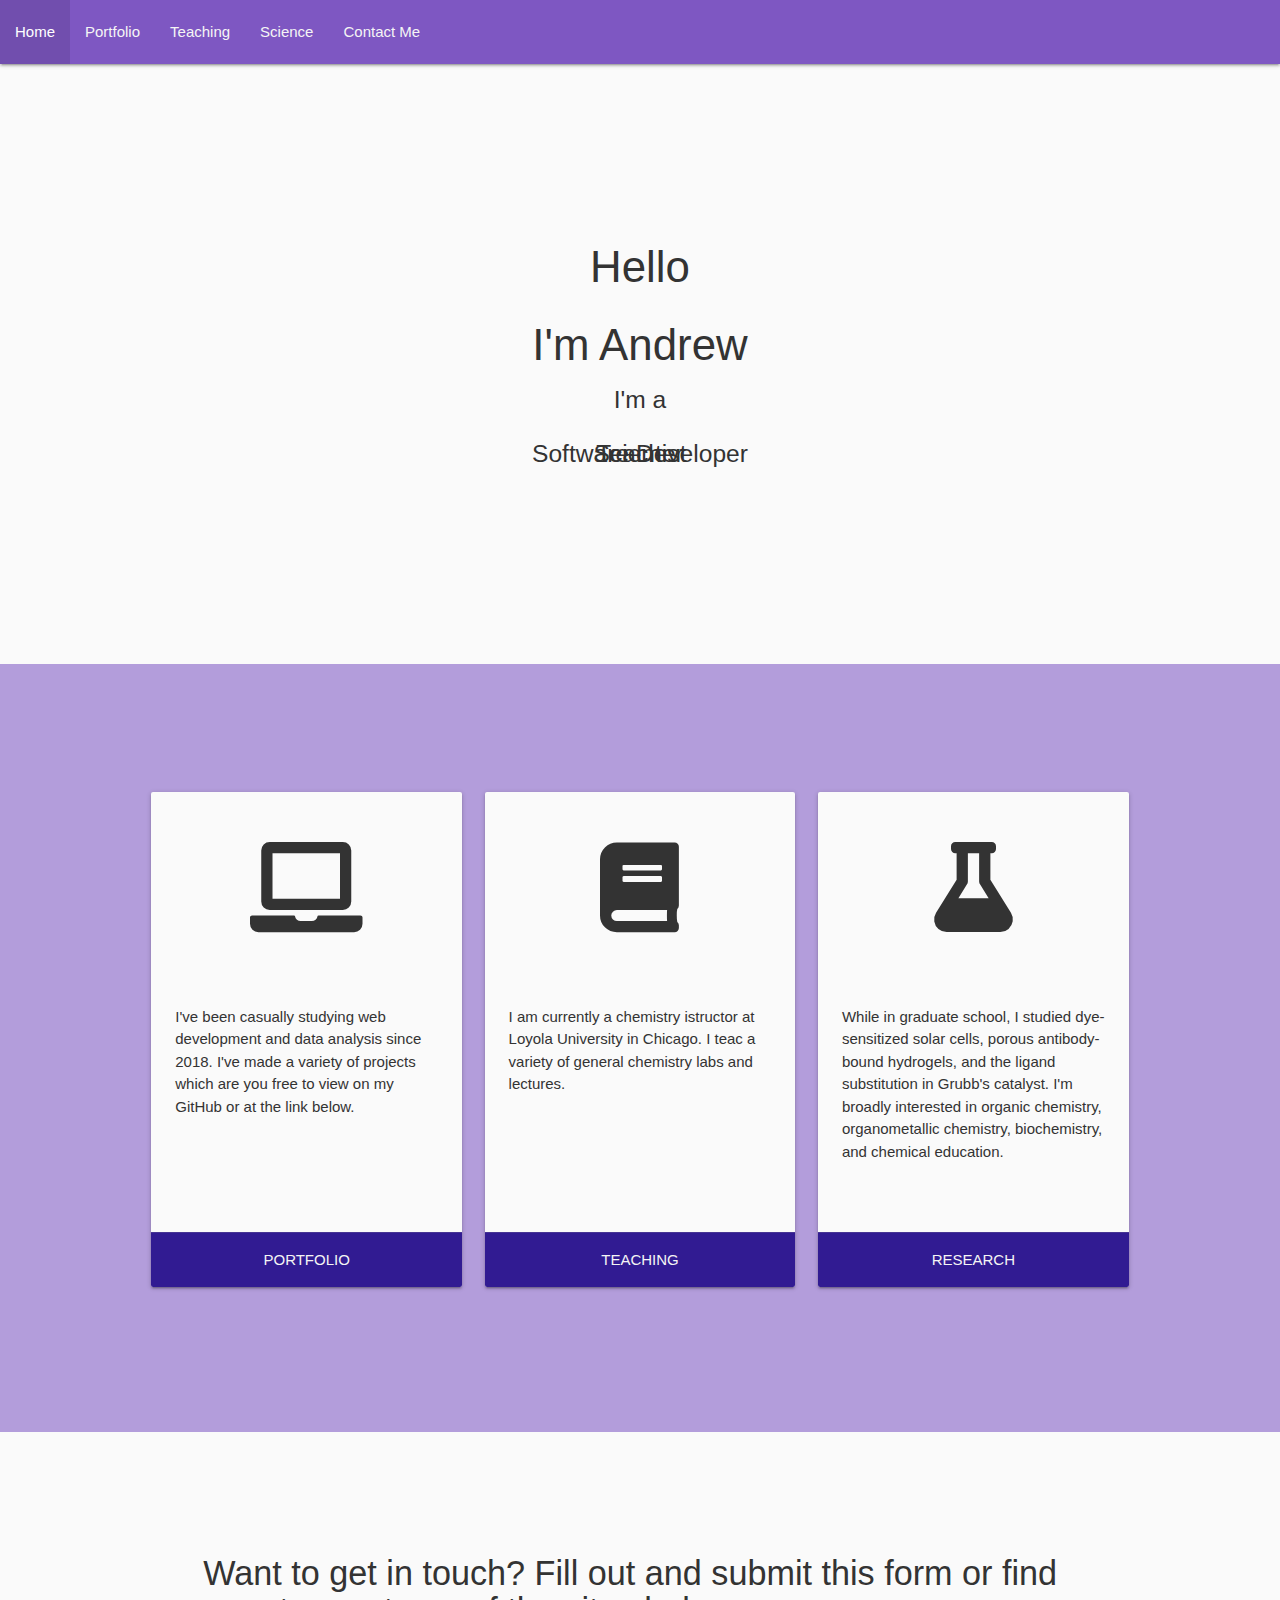
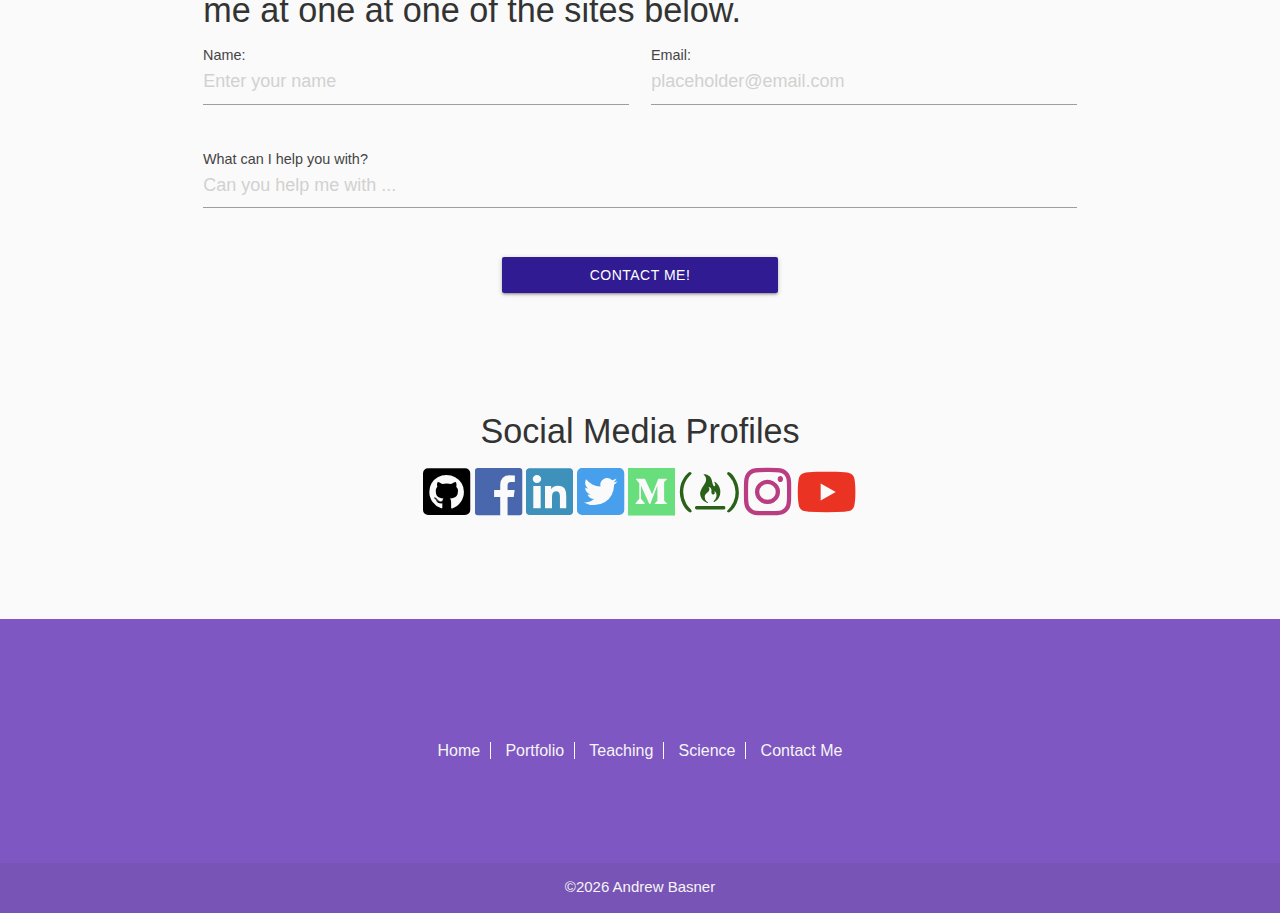
<file: index.html>
<!DOCTYPE HTML>
<html>

<head>
	<title>Digitial Home of Andrew Basner</title>
	<meta charset="utf-8" />
	<meta http-equiv="X-UA-Compatible" content="IE=edge">
	<meta name="viewport" content="width=device-width, initial-scale=1.0">
	<link rel="stylesheet" type="text/css" href="assets/css/fa.css" />
	<link rel="stylesheet" href="https://cdnjs.cloudflare.com/ajax/libs/materialize/1.0.0/css/materialize.min.css">
	<link href="https://fonts.googleapis.com/icon?family=Material+Icons" rel="stylesheet">
	<link rel="stylesheet" type="text/css" href="assets/css/main.css" />
	<script async src="https://pagead2.googlesyndication.com/pagead/js/adsbygoogle.js?client=ca-pub-1435931888311118"
     crossorigin="anonymous"></script>
</head>

<body>
	<!-- Navbar-->
	<nav >
		<div class="nav-wrapper deep-purple lighten-1">
			<a href="#" data-target="nav-mobile" class="sidenav-trigger right"><i class="material-icons">menu</i></a>
			<ul class="hide-on-med-and-down left">
				<li class="active"><a href="index.html">Home</a></li>
				<li><a class="grey-text text-lighten-4" href="portfolio.html">Portfolio</a></li>
				<li><a class="grey-text text-lighten-4" href="teaching.html">Teaching</a></li>
				<li><a class="grey-text text-lighten-4" href="science.html">Science</a></li>
				<li><a class="grey-text text-lighten-4" href="index.html#form-container">Contact Me</a></li>
			</ul>	
		</div>
	</nav>

	<!-- Sidenav on tablet and smaller -->
	<ul id="nav-mobile" class="sidenav deep-purple lighten-1 ">
		<li class="active"><a href="index.html" class="grey-text text-lighten-5">Home</a></li>
		<li><a class="grey-text text-lighten-4"  href="portfolio.html">Portfolio</a></li>
		<li><a class="grey-text text-lighten-4" href="teaching.html">Teaching</a></li>
		<li><a class="grey-text text-lighten-4" href="science.html">Science</a></li>
		<li><a class="grey-text text-lighten-4" href="index.html#form-container">Contact Me</a></li>
	</ul>

	<header>
		<div class="container">
			<h3 class="intro">Hello</h3>  
			<h3 class="intro">I'm Andrew</h3>
			<h5 class="iam">I'm a</h5>
			<h5 class="i-am-text1">Software Developer</h5>
			<h5 class="i-am-text2">Teacher</h5>
			<h5 class="i-am-text3">Scientist</h5>
		</div>
	</header> 

	<!-- Cards -->
	<div class="card-container deep-purple lighten-3 ">
		<div class="row card-row">
			<!-- card-one -->
			<div class="col s10 offset-s1 m8 offset-m2 l4">
				<div class="card hoverable">
					<div class="card-image center">
						<i class="fas fa-laptop"></i>
					</div>
					<div class="card-content">
						<p>I've been casually studying web development and data analysis since 2018. I've made a variety of projects which are you free to view on my GitHub or at the link below.</p>
					</div>
					<a class="grey-text text-lighten-4" href="portfolio.html">
						<div class="card-action deep-purple darken-4 center">
							PORTFOLIO
						</div>
					</a>
				</div>
			</div>
			<!-- card-two -->
			<div class="col s10 offset-s1 m8 offset-m2 l4">
				<div class="card hoverable">
					<div class="card-image center">
						<i class="fas fa-book"></i>
					</div>
					<div class="card-content">
						<p>I am currently a chemistry istructor at Loyola University in Chicago. I teac a variety of general chemistry labs and lectures.</p>
					</div>
					<a class="grey-text text-lighten-4" href="teaching.html">
						<div class="card-action deep-purple darken-4 center">
							TEACHING
						</div>
					</a>
				</div>
			</div>
			<!-- card-three -->
			<div class="col s10 offset-s1 m8 offset-m2 l4">
				<div class="card hoverable">
					<div class="card-image center">
						<i class="fas fa-flask"></i>
					</div>
					<div class="card-content">
						<p>While in graduate school, I studied dye-sensitized solar cells, porous antibody-bound hydrogels, and the ligand substitution in Grubb's catalyst. I'm broadly interested in organic chemistry, organometallic chemistry, biochemistry, and chemical education.</p>
					</div>
					<a class="grey-text text-lighten-4" href="science.html">
						<div class="card-action deep-purple darken-4 center">
							RESEARCH
						</div>
					</a>	
				</div>
			</div>
		</div>
	</div>

	<!-- Contact Me -->	
	<div id="form-container" class="container">
		<div class="row">	
			<form class="col s12" action="https://formspree.io/f/mbjwdgew" method="POST" target="_blank">
				<h4>Want to get in touch? Fill out and submit this form or find me at one at one of the sites below.</h4>
				<!-- name and email -->
				<div class="row"> 
					<!-- Name -->
					<div class="col s12 m6 input-field">
						<input id="name" placeholder="Enter your name" type="text" name="name" required >
						<label for="name">Name:</label>
					</div>
					<!-- Email -->
					<div class="col s12 m6 input-field">
						<input id="email" class="validate" placeholder="placeholder@email.com" type="email" name="replyto" required>
						<label for="email">Email:</label>
					</div>
				</div>	
					<!-- Info -->
				<div class="row">
					<div class="col s12 input-field">
						<textarea id="details" class="materialize-textarea" placeholder="Can you help me with ..." type="text" name="details" required></textarea>
						<label for="details">What can I help you with?</label>
					</div>
				</div>
				<!-- button -->
				<div class="row">
					<div class="col s4 offset-s4 ">
						<button id="submit" class="btn deep-purple darken-4" type="submit">Contact me!</button>
					</div>
				</div>
			</form>
		</div>
	</div>

	<div id="social-container" class="container center">
		<h4>Social Media Profiles</h4>
    <div id="fa-socials">
			<a href="https://github.com/adbasner" title="GitHub" target="_blank" ><i class="fab fa-github-square"></i></a>
  		<a href="https://www.facebook.com/adbasner" title="Facebook" target="_blank" ><i class="fab fa-facebook"></i></a>
  		<a href="https://www.linkedin.com/in/adbasner/" title="LinkedIn" target="_blank" ><i class="fab fa-linkedin"></i></a>
  		<a href="https://twitter.com/AndrewBasner" title="Twitter" target="_blank" ><i class="fab fa-twitter-square"></i></a>
  		<a href="https://medium.com/@andrewbasner" title="Medium Blog" target="_blank" ><i class="fab fa-medium"></i></a>
  		<a href="https://www.freecodecamp.org/adbasner" title="Free Code Camp" target="_blank" ><i class="fab fa-free-code-camp"></i></a>
  		<a href="https://www.instagram.com/andrewbasner/" title="Instagram" target="_blank" ><i class="fab fa-instagram"></i></a>
  		<a href="https://www.youtube.com/channel/UCh-x5PjpgcLiud7kebyZbXg/" title="Youtube" target="_blank" ><i class="fab fa-youtube"></i></a>
    </div>
	</div>

	<!-- Footer -->
	<footer id="footer" class="page-footer deep-purple lighten-1 center">
		<div id="footer-links" class="container">
			<a class="footer-link grey-text text-lighten-4" href="index.html">Home</a>
			<a class="footer-link grey-text text-lighten-4" href="portfolio.html">Portfolio</a>
			<a class="footer-link grey-text text-lighten-4" href="teaching.html">Teaching</a>
			<a class="footer-link grey-text text-lighten-4" href="science.html">Science</a>
			<a class="footer-link grey-text text-lighten-4" href="index.html#form-container">Contact Me</a>
		</div>
		
		<div class="footer-copyright">
			<div class="container center grey-text text-lighten-4">
					<span>&copy</span><span id="date"></span> Andrew Basner
			</div>
		</div>
	</footer>
	
	<!-- Scripts -->
	<script src="https://cdnjs.cloudflare.com/ajax/libs/materialize/1.0.0/js/materialize.min.js"></script>
	<script type="text/javascript" src="assets/js/main.js"></script>
</body>
</html>
</file>
<file: assets/css/main.css>
body {
  background: #fafafa;
  color: #333;
}
/*****************************

  Header Styles
  Includes animation for I am: 

******************************/

/* Main Styles */
header {
  padding-top: 150px;
  height: 400px;
  width: 100%;
  text-align: center;
  padding-bottom: 450px;
}

/* Style for animated text. Left, right, and width allow it to be centerd, z index keeps it from being hidden */
.i-am-text1,
.i-am-text2,
.i-am-text3{
  position: absolute;
  left: 0;
  right: 0;
  z-index: 2;
  margin: 20 auto;
  display: block;
  animation-duration: 12s;
  animation-timing-function: ease-in-out;
  animation-iteration-count: infinite;
}

/* Animation names */
.i-am-text1 {
  animation-name: anim-1;
}

.i-am-text2 {
  animation-name: anim-2;
}

.i-am-text3 {
  animation-name: anim-3;
}

/* Main animations */
@keyframes anim-1 {
  0% { 
    opacity: 0;
  }
  11%, 22% {
    opacity: 1;
  }
  33%, 100% {
    opacity: 0;
  }
}

@keyframes anim-2 {
  0%, 33% { 
    opacity: 0;
  }
  44%, 55% {
    opacity: 1;
  }
  66%, 100% {
    opacity: 0;
  }
}

@keyframes anim-3 {
  0%, 66% { 
    opacity: 0;
  }
  77%, 89% {
    opacity: 1;
  }
  100% {
    opacity: 0;
  }
}

/*****************************

Font Awesome:

******************************/

.fas {
  font-size: 90px;
  padding: 50px 0;
}

/*****************************

Cards

******************************/
.card {
  margin-bottom: 3em;
  background: #fafafa;
}

.card-container {
    padding: 100px 20px 80px 20px;
  }

  .card-row {
    max-width: 1000px;
  }
@media only screen and (min-width: 993px) {
  .card-content {
    min-height: 250px;
  }

  .card-container {
    padding: 120px 60px 80px 60px;
  }
}

/*****************************

Forms

******************************/

#form-container {
  margin: 100px auto;
}

/* input and label color style*/
input[type=text], input[type=email], textarea, label {
  color: #444 !important; 
  font-size: 18px !important;
}

/* input field focus */
input[type=text]:focus, input[type=email]:focus, textarea:focus {
  border-bottom: 1px solid #311b92 !important;
  box-shadow: 0 1px 0 0 #9575cd !important;
  color: #111 !important;
}

/* label focus color */
.input-field input[type=text]:focus+label, .input-field input[type=email]:focus + label, .input-field textarea:focus + label {
  color: #311b92 !important;
}

#submit {
  width: 100%;
}
/* To get rid of autofill background */
input:-webkit-autofill,
input:-webkit-autofill:hover, 
input:-webkit-autofill:focus,
textarea:-webkit-autofill,
textarea:-webkit-autofill:hover,
textarea:-webkit-autofill:focus,
select:-webkit-autofill,
select:-webkit-autofill:hover,
select:-webkit-autofill:focus {
  background-color: transparent !important;
  -webkit-box-shadow: 0 0 0 50px white inset !important;
  box-shadow: 0 0 0 50px white inset !important;
}

/*****************************

Social styling

 ****************************/

.contact h2 {
  margin-bottom: 20px;
}

.fab {
  font-size: 32px;
}

@media screen and (min-width: 375px) {
  .fab {
    font-size: 40px;
  }
}

@media screen and (min-width: 768px) {
  .fab {
    font-size: 54px;
  }
}

#social-container {
  padding-bottom: 100px;
}

.fa-github-square {
  color: #000;
}

.fa-facebook {
  color: #4867AD;
}

.fa-linkedin {
  color: #3D91BA;
}

.fa-twitter-square {
  color: #48A0EC;
}

.fa-medium {
  color: #68DE7D;
}

.fa-free-code-camp {
  color: #2A6118;
}

.fa-instagram {
  color: #B93D80;
}

.fa-youtube {
  color: #EB3324;
}

/*****************************

Footer Styles

******************************/

#footer-links {
  padding: 50px;
}

.footer-link {
  font-size: 16px;
  text-decoration: none;
  padding: 10px 10px;
  border-bottom: solid 1px white;
  display: block;
  width: 50%;
  margin: 0 auto;
}

.footer-link:nth-last-of-type(1) {
  border: none;
}

@media screen and (min-width: 769px) {
  #footer-links {
    padding: 100px;
  }

  .footer-link {
    display: inline;
    padding: 0 10px;
    border-right: solid 1px white;
    border-bottom: none;
  }

  .footer-link:nth-last-of-type(1) {
    border: none;
  }
}
</file>
<file: assets/css/fa.css>
/*!
 * Font Awesome Free 5.1.0 by @fontawesome - https://fontawesome.com
 * License - https://fontawesome.com/license (Icons: CC BY 4.0, Fonts: SIL OFL 1.1, Code: MIT License)
 */
.fa,.fab,.fal,.far,.fas{-moz-osx-font-smoothing:grayscale;-webkit-font-smoothing:antialiased;display:inline-block;font-style:normal;font-variant:normal;text-rendering:auto;line-height:1}.fa-lg{font-size:1.33333em;line-height:.75em;vertical-align:-.0667em}.fa-xs{font-size:.75em}.fa-sm{font-size:.875em}.fa-1x{font-size:1em}.fa-2x{font-size:2em}.fa-3x{font-size:3em}.fa-4x{font-size:4em}.fa-5x{font-size:5em}.fa-6x{font-size:6em}.fa-7x{font-size:7em}.fa-8x{font-size:8em}.fa-9x{font-size:9em}.fa-10x{font-size:10em}.fa-fw{text-align:center;width:1.25em}.fa-ul{list-style-type:none;margin-left:2.5em;padding-left:0}.fa-ul>li{position:relative}.fa-li{left:-2em;position:absolute;text-align:center;width:2em;line-height:inherit}.fa-border{border:.08em solid #eee;border-radius:.1em;padding:.2em .25em .15em}.fa-pull-left{float:left}.fa-pull-right{float:right}.fa.fa-pull-left,.fab.fa-pull-left,.fal.fa-pull-left,.far.fa-pull-left,.fas.fa-pull-left{margin-right:.3em}.fa.fa-pull-right,.fab.fa-pull-right,.fal.fa-pull-right,.far.fa-pull-right,.fas.fa-pull-right{margin-left:.3em}.fa-spin{animation:a 2s infinite linear}.fa-pulse{animation:a 1s infinite steps(8)}@keyframes a{0%{transform:rotate(0deg)}to{transform:rotate(1turn)}}.fa-rotate-90{-ms-filter:"progid:DXImageTransform.Microsoft.BasicImage(rotation=1)";transform:rotate(90deg)}.fa-rotate-180{-ms-filter:"progid:DXImageTransform.Microsoft.BasicImage(rotation=2)";transform:rotate(180deg)}.fa-rotate-270{-ms-filter:"progid:DXImageTransform.Microsoft.BasicImage(rotation=3)";transform:rotate(270deg)}.fa-flip-horizontal{-ms-filter:"progid:DXImageTransform.Microsoft.BasicImage(rotation=0, mirror=1)";transform:scaleX(-1)}.fa-flip-vertical{transform:scaleY(-1)}.fa-flip-horizontal.fa-flip-vertical,.fa-flip-vertical{-ms-filter:"progid:DXImageTransform.Microsoft.BasicImage(rotation=2, mirror=1)"}.fa-flip-horizontal.fa-flip-vertical{transform:scale(-1)}:root .fa-flip-horizontal,:root .fa-flip-vertical,:root .fa-rotate-90,:root .fa-rotate-180,:root .fa-rotate-270{-webkit-filter:none;filter:none}.fa-stack{display:inline-block;height:2em;line-height:2em;position:relative;vertical-align:middle;width:2em}.fa-stack-1x,.fa-stack-2x{left:0;position:absolute;text-align:center;width:100%}.fa-stack-1x{line-height:inherit}.fa-stack-2x{font-size:2em}.fa-inverse{color:#fff}.fa-500px:before{content:"\f26e"}.fa-accessible-icon:before{content:"\f368"}.fa-accusoft:before{content:"\f369"}.fa-address-book:before{content:"\f2b9"}.fa-address-card:before{content:"\f2bb"}.fa-adjust:before{content:"\f042"}.fa-adn:before{content:"\f170"}.fa-adversal:before{content:"\f36a"}.fa-affiliatetheme:before{content:"\f36b"}.fa-algolia:before{content:"\f36c"}.fa-align-center:before{content:"\f037"}.fa-align-justify:before{content:"\f039"}.fa-align-left:before{content:"\f036"}.fa-align-right:before{content:"\f038"}.fa-allergies:before{content:"\f461"}.fa-amazon:before{content:"\f270"}.fa-amazon-pay:before{content:"\f42c"}.fa-ambulance:before{content:"\f0f9"}.fa-american-sign-language-interpreting:before{content:"\f2a3"}.fa-amilia:before{content:"\f36d"}.fa-anchor:before{content:"\f13d"}.fa-android:before{content:"\f17b"}.fa-angellist:before{content:"\f209"}.fa-angle-double-down:before{content:"\f103"}.fa-angle-double-left:before{content:"\f100"}.fa-angle-double-right:before{content:"\f101"}.fa-angle-double-up:before{content:"\f102"}.fa-angle-down:before{content:"\f107"}.fa-angle-left:before{content:"\f104"}.fa-angle-right:before{content:"\f105"}.fa-angle-up:before{content:"\f106"}.fa-angry:before{content:"\f556"}.fa-angrycreative:before{content:"\f36e"}.fa-angular:before{content:"\f420"}.fa-app-store:before{content:"\f36f"}.fa-app-store-ios:before{content:"\f370"}.fa-apper:before{content:"\f371"}.fa-apple:before{content:"\f179"}.fa-apple-pay:before{content:"\f415"}.fa-archive:before{content:"\f187"}.fa-archway:before{content:"\f557"}.fa-arrow-alt-circle-down:before{content:"\f358"}.fa-arrow-alt-circle-left:before{content:"\f359"}.fa-arrow-alt-circle-right:before{content:"\f35a"}.fa-arrow-alt-circle-up:before{content:"\f35b"}.fa-arrow-circle-down:before{content:"\f0ab"}.fa-arrow-circle-left:before{content:"\f0a8"}.fa-arrow-circle-right:before{content:"\f0a9"}.fa-arrow-circle-up:before{content:"\f0aa"}.fa-arrow-down:before{content:"\f063"}.fa-arrow-left:before{content:"\f060"}.fa-arrow-right:before{content:"\f061"}.fa-arrow-up:before{content:"\f062"}.fa-arrows-alt:before{content:"\f0b2"}.fa-arrows-alt-h:before{content:"\f337"}.fa-arrows-alt-v:before{content:"\f338"}.fa-assistive-listening-systems:before{content:"\f2a2"}.fa-asterisk:before{content:"\f069"}.fa-asymmetrik:before{content:"\f372"}.fa-at:before{content:"\f1fa"}.fa-atlas:before{content:"\f558"}.fa-audible:before{content:"\f373"}.fa-audio-description:before{content:"\f29e"}.fa-autoprefixer:before{content:"\f41c"}.fa-avianex:before{content:"\f374"}.fa-aviato:before{content:"\f421"}.fa-award:before{content:"\f559"}.fa-aws:before{content:"\f375"}.fa-backspace:before{content:"\f55a"}.fa-backward:before{content:"\f04a"}.fa-balance-scale:before{content:"\f24e"}.fa-ban:before{content:"\f05e"}.fa-band-aid:before{content:"\f462"}.fa-bandcamp:before{content:"\f2d5"}.fa-barcode:before{content:"\f02a"}.fa-bars:before{content:"\f0c9"}.fa-baseball-ball:before{content:"\f433"}.fa-basketball-ball:before{content:"\f434"}.fa-bath:before{content:"\f2cd"}.fa-battery-empty:before{content:"\f244"}.fa-battery-full:before{content:"\f240"}.fa-battery-half:before{content:"\f242"}.fa-battery-quarter:before{content:"\f243"}.fa-battery-three-quarters:before{content:"\f241"}.fa-bed:before{content:"\f236"}.fa-beer:before{content:"\f0fc"}.fa-behance:before{content:"\f1b4"}.fa-behance-square:before{content:"\f1b5"}.fa-bell:before{content:"\f0f3"}.fa-bell-slash:before{content:"\f1f6"}.fa-bezier-curve:before{content:"\f55b"}.fa-bicycle:before{content:"\f206"}.fa-bimobject:before{content:"\f378"}.fa-binoculars:before{content:"\f1e5"}.fa-birthday-cake:before{content:"\f1fd"}.fa-bitbucket:before{content:"\f171"}.fa-bitcoin:before{content:"\f379"}.fa-bity:before{content:"\f37a"}.fa-black-tie:before{content:"\f27e"}.fa-blackberry:before{content:"\f37b"}.fa-blender:before{content:"\f517"}.fa-blind:before{content:"\f29d"}.fa-blogger:before{content:"\f37c"}.fa-blogger-b:before{content:"\f37d"}.fa-bluetooth:before{content:"\f293"}.fa-bluetooth-b:before{content:"\f294"}.fa-bold:before{content:"\f032"}.fa-bolt:before{content:"\f0e7"}.fa-bomb:before{content:"\f1e2"}.fa-bong:before{content:"\f55c"}.fa-book:before{content:"\f02d"}.fa-book-open:before{content:"\f518"}.fa-bookmark:before{content:"\f02e"}.fa-bowling-ball:before{content:"\f436"}.fa-box:before{content:"\f466"}.fa-box-open:before{content:"\f49e"}.fa-boxes:before{content:"\f468"}.fa-braille:before{content:"\f2a1"}.fa-briefcase:before{content:"\f0b1"}.fa-briefcase-medical:before{content:"\f469"}.fa-broadcast-tower:before{content:"\f519"}.fa-broom:before{content:"\f51a"}.fa-brush:before{content:"\f55d"}.fa-btc:before{content:"\f15a"}.fa-bug:before{content:"\f188"}.fa-building:before{content:"\f1ad"}.fa-bullhorn:before{content:"\f0a1"}.fa-bullseye:before{content:"\f140"}.fa-burn:before{content:"\f46a"}.fa-buromobelexperte:before{content:"\f37f"}.fa-bus:before{content:"\f207"}.fa-bus-alt:before{content:"\f55e"}.fa-buysellads:before{content:"\f20d"}.fa-calculator:before{content:"\f1ec"}.fa-calendar:before{content:"\f133"}.fa-calendar-alt:before{content:"\f073"}.fa-calendar-check:before{content:"\f274"}.fa-calendar-minus:before{content:"\f272"}.fa-calendar-plus:before{content:"\f271"}.fa-calendar-times:before{content:"\f273"}.fa-camera:before{content:"\f030"}.fa-camera-retro:before{content:"\f083"}.fa-cannabis:before{content:"\f55f"}.fa-capsules:before{content:"\f46b"}.fa-car:before{content:"\f1b9"}.fa-caret-down:before{content:"\f0d7"}.fa-caret-left:before{content:"\f0d9"}.fa-caret-right:before{content:"\f0da"}.fa-caret-square-down:before{content:"\f150"}.fa-caret-square-left:before{content:"\f191"}.fa-caret-square-right:before{content:"\f152"}.fa-caret-square-up:before{content:"\f151"}.fa-caret-up:before{content:"\f0d8"}.fa-cart-arrow-down:before{content:"\f218"}.fa-cart-plus:before{content:"\f217"}.fa-cc-amazon-pay:before{content:"\f42d"}.fa-cc-amex:before{content:"\f1f3"}.fa-cc-apple-pay:before{content:"\f416"}.fa-cc-diners-club:before{content:"\f24c"}.fa-cc-discover:before{content:"\f1f2"}.fa-cc-jcb:before{content:"\f24b"}.fa-cc-mastercard:before{content:"\f1f1"}.fa-cc-paypal:before{content:"\f1f4"}.fa-cc-stripe:before{content:"\f1f5"}.fa-cc-visa:before{content:"\f1f0"}.fa-centercode:before{content:"\f380"}.fa-certificate:before{content:"\f0a3"}.fa-chalkboard:before{content:"\f51b"}.fa-chalkboard-teacher:before{content:"\f51c"}.fa-chart-area:before{content:"\f1fe"}.fa-chart-bar:before{content:"\f080"}.fa-chart-line:before{content:"\f201"}.fa-chart-pie:before{content:"\f200"}.fa-check:before{content:"\f00c"}.fa-check-circle:before{content:"\f058"}.fa-check-double:before{content:"\f560"}.fa-check-square:before{content:"\f14a"}.fa-chess:before{content:"\f439"}.fa-chess-bishop:before{content:"\f43a"}.fa-chess-board:before{content:"\f43c"}.fa-chess-king:before{content:"\f43f"}.fa-chess-knight:before{content:"\f441"}.fa-chess-pawn:before{content:"\f443"}.fa-chess-queen:before{content:"\f445"}.fa-chess-rook:before{content:"\f447"}.fa-chevron-circle-down:before{content:"\f13a"}.fa-chevron-circle-left:before{content:"\f137"}.fa-chevron-circle-right:before{content:"\f138"}.fa-chevron-circle-up:before{content:"\f139"}.fa-chevron-down:before{content:"\f078"}.fa-chevron-left:before{content:"\f053"}.fa-chevron-right:before{content:"\f054"}.fa-chevron-up:before{content:"\f077"}.fa-child:before{content:"\f1ae"}.fa-chrome:before{content:"\f268"}.fa-church:before{content:"\f51d"}.fa-circle:before{content:"\f111"}.fa-circle-notch:before{content:"\f1ce"}.fa-clipboard:before{content:"\f328"}.fa-clipboard-check:before{content:"\f46c"}.fa-clipboard-list:before{content:"\f46d"}.fa-clock:before{content:"\f017"}.fa-clone:before{content:"\f24d"}.fa-closed-captioning:before{content:"\f20a"}.fa-cloud:before{content:"\f0c2"}.fa-cloud-download-alt:before{content:"\f381"}.fa-cloud-upload-alt:before{content:"\f382"}.fa-cloudscale:before{content:"\f383"}.fa-cloudsmith:before{content:"\f384"}.fa-cloudversify:before{content:"\f385"}.fa-cocktail:before{content:"\f561"}.fa-code:before{content:"\f121"}.fa-code-branch:before{content:"\f126"}.fa-codepen:before{content:"\f1cb"}.fa-codiepie:before{content:"\f284"}.fa-coffee:before{content:"\f0f4"}.fa-cog:before{content:"\f013"}.fa-cogs:before{content:"\f085"}.fa-coins:before{content:"\f51e"}.fa-columns:before{content:"\f0db"}.fa-comment:before{content:"\f075"}.fa-comment-alt:before{content:"\f27a"}.fa-comment-dots:before{content:"\f4ad"}.fa-comment-slash:before{content:"\f4b3"}.fa-comments:before{content:"\f086"}.fa-compact-disc:before{content:"\f51f"}.fa-compass:before{content:"\f14e"}.fa-compress:before{content:"\f066"}.fa-concierge-bell:before{content:"\f562"}.fa-connectdevelop:before{content:"\f20e"}.fa-contao:before{content:"\f26d"}.fa-cookie:before{content:"\f563"}.fa-cookie-bite:before{content:"\f564"}.fa-copy:before{content:"\f0c5"}.fa-copyright:before{content:"\f1f9"}.fa-couch:before{content:"\f4b8"}.fa-cpanel:before{content:"\f388"}.fa-creative-commons:before{content:"\f25e"}.fa-creative-commons-by:before{content:"\f4e7"}.fa-creative-commons-nc:before{content:"\f4e8"}.fa-creative-commons-nc-eu:before{content:"\f4e9"}.fa-creative-commons-nc-jp:before{content:"\f4ea"}.fa-creative-commons-nd:before{content:"\f4eb"}.fa-creative-commons-pd:before{content:"\f4ec"}.fa-creative-commons-pd-alt:before{content:"\f4ed"}.fa-creative-commons-remix:before{content:"\f4ee"}.fa-creative-commons-sa:before{content:"\f4ef"}.fa-creative-commons-sampling:before{content:"\f4f0"}.fa-creative-commons-sampling-plus:before{content:"\f4f1"}.fa-creative-commons-share:before{content:"\f4f2"}.fa-credit-card:before{content:"\f09d"}.fa-crop:before{content:"\f125"}.fa-crop-alt:before{content:"\f565"}.fa-crosshairs:before{content:"\f05b"}.fa-crow:before{content:"\f520"}.fa-crown:before{content:"\f521"}.fa-css3:before{content:"\f13c"}.fa-css3-alt:before{content:"\f38b"}.fa-cube:before{content:"\f1b2"}.fa-cubes:before{content:"\f1b3"}.fa-cut:before{content:"\f0c4"}.fa-cuttlefish:before{content:"\f38c"}.fa-d-and-d:before{content:"\f38d"}.fa-dashcube:before{content:"\f210"}.fa-database:before{content:"\f1c0"}.fa-deaf:before{content:"\f2a4"}.fa-delicious:before{content:"\f1a5"}.fa-deploydog:before{content:"\f38e"}.fa-deskpro:before{content:"\f38f"}.fa-desktop:before{content:"\f108"}.fa-deviantart:before{content:"\f1bd"}.fa-diagnoses:before{content:"\f470"}.fa-dice:before{content:"\f522"}.fa-dice-five:before{content:"\f523"}.fa-dice-four:before{content:"\f524"}.fa-dice-one:before{content:"\f525"}.fa-dice-six:before{content:"\f526"}.fa-dice-three:before{content:"\f527"}.fa-dice-two:before{content:"\f528"}.fa-digg:before{content:"\f1a6"}.fa-digital-ocean:before{content:"\f391"}.fa-digital-tachograph:before{content:"\f566"}.fa-discord:before{content:"\f392"}.fa-discourse:before{content:"\f393"}.fa-divide:before{content:"\f529"}.fa-dizzy:before{content:"\f567"}.fa-dna:before{content:"\f471"}.fa-dochub:before{content:"\f394"}.fa-docker:before{content:"\f395"}.fa-dollar-sign:before{content:"\f155"}.fa-dolly:before{content:"\f472"}.fa-dolly-flatbed:before{content:"\f474"}.fa-donate:before{content:"\f4b9"}.fa-door-closed:before{content:"\f52a"}.fa-door-open:before{content:"\f52b"}.fa-dot-circle:before{content:"\f192"}.fa-dove:before{content:"\f4ba"}.fa-download:before{content:"\f019"}.fa-draft2digital:before{content:"\f396"}.fa-drafting-compass:before{content:"\f568"}.fa-dribbble:before{content:"\f17d"}.fa-dribbble-square:before{content:"\f397"}.fa-dropbox:before{content:"\f16b"}.fa-drum:before{content:"\f569"}.fa-drum-steelpan:before{content:"\f56a"}.fa-drupal:before{content:"\f1a9"}.fa-dumbbell:before{content:"\f44b"}.fa-dyalog:before{content:"\f399"}.fa-earlybirds:before{content:"\f39a"}.fa-ebay:before{content:"\f4f4"}.fa-edge:before{content:"\f282"}.fa-edit:before{content:"\f044"}.fa-eject:before{content:"\f052"}.fa-elementor:before{content:"\f430"}.fa-ellipsis-h:before{content:"\f141"}.fa-ellipsis-v:before{content:"\f142"}.fa-ember:before{content:"\f423"}.fa-empire:before{content:"\f1d1"}.fa-envelope:before{content:"\f0e0"}.fa-envelope-open:before{content:"\f2b6"}.fa-envelope-square:before{content:"\f199"}.fa-envira:before{content:"\f299"}.fa-equals:before{content:"\f52c"}.fa-eraser:before{content:"\f12d"}.fa-erlang:before{content:"\f39d"}.fa-ethereum:before{content:"\f42e"}.fa-etsy:before{content:"\f2d7"}.fa-euro-sign:before{content:"\f153"}.fa-exchange-alt:before{content:"\f362"}.fa-exclamation:before{content:"\f12a"}.fa-exclamation-circle:before{content:"\f06a"}.fa-exclamation-triangle:before{content:"\f071"}.fa-expand:before{content:"\f065"}.fa-expand-arrows-alt:before{content:"\f31e"}.fa-expeditedssl:before{content:"\f23e"}.fa-external-link-alt:before{content:"\f35d"}.fa-external-link-square-alt:before{content:"\f360"}.fa-eye:before{content:"\f06e"}.fa-eye-dropper:before{content:"\f1fb"}.fa-eye-slash:before{content:"\f070"}.fa-facebook:before{content:"\f09a"}.fa-facebook-f:before{content:"\f39e"}.fa-facebook-messenger:before{content:"\f39f"}.fa-facebook-square:before{content:"\f082"}.fa-fast-backward:before{content:"\f049"}.fa-fast-forward:before{content:"\f050"}.fa-fax:before{content:"\f1ac"}.fa-feather:before{content:"\f52d"}.fa-feather-alt:before{content:"\f56b"}.fa-female:before{content:"\f182"}.fa-fighter-jet:before{content:"\f0fb"}.fa-file:before{content:"\f15b"}.fa-file-alt:before{content:"\f15c"}.fa-file-archive:before{content:"\f1c6"}.fa-file-audio:before{content:"\f1c7"}.fa-file-code:before{content:"\f1c9"}.fa-file-contract:before{content:"\f56c"}.fa-file-download:before{content:"\f56d"}.fa-file-excel:before{content:"\f1c3"}.fa-file-export:before{content:"\f56e"}.fa-file-image:before{content:"\f1c5"}.fa-file-import:before{content:"\f56f"}.fa-file-invoice:before{content:"\f570"}.fa-file-invoice-dollar:before{content:"\f571"}.fa-file-medical:before{content:"\f477"}.fa-file-medical-alt:before{content:"\f478"}.fa-file-pdf:before{content:"\f1c1"}.fa-file-powerpoint:before{content:"\f1c4"}.fa-file-prescription:before{content:"\f572"}.fa-file-signature:before{content:"\f573"}.fa-file-upload:before{content:"\f574"}.fa-file-video:before{content:"\f1c8"}.fa-file-word:before{content:"\f1c2"}.fa-fill:before{content:"\f575"}.fa-fill-drip:before{content:"\f576"}.fa-film:before{content:"\f008"}.fa-filter:before{content:"\f0b0"}.fa-fingerprint:before{content:"\f577"}.fa-fire:before{content:"\f06d"}.fa-fire-extinguisher:before{content:"\f134"}.fa-firefox:before{content:"\f269"}.fa-first-aid:before{content:"\f479"}.fa-first-order:before{content:"\f2b0"}.fa-first-order-alt:before{content:"\f50a"}.fa-firstdraft:before{content:"\f3a1"}.fa-fish:before{content:"\f578"}.fa-flag:before{content:"\f024"}.fa-flag-checkered:before{content:"\f11e"}.fa-flask:before{content:"\f0c3"}.fa-flickr:before{content:"\f16e"}.fa-flipboard:before{content:"\f44d"}.fa-flushed:before{content:"\f579"}.fa-fly:before{content:"\f417"}.fa-folder:before{content:"\f07b"}.fa-folder-open:before{content:"\f07c"}.fa-font:before{content:"\f031"}.fa-font-awesome:before{content:"\f2b4"}.fa-font-awesome-alt:before{content:"\f35c"}.fa-font-awesome-flag:before{content:"\f425"}.fa-font-awesome-logo-full:before{content:"\f4e6"}.fa-fonticons:before{content:"\f280"}.fa-fonticons-fi:before{content:"\f3a2"}.fa-football-ball:before{content:"\f44e"}.fa-fort-awesome:before{content:"\f286"}.fa-fort-awesome-alt:before{content:"\f3a3"}.fa-forumbee:before{content:"\f211"}.fa-forward:before{content:"\f04e"}.fa-foursquare:before{content:"\f180"}.fa-free-code-camp:before{content:"\f2c5"}.fa-freebsd:before{content:"\f3a4"}.fa-frog:before{content:"\f52e"}.fa-frown:before{content:"\f119"}.fa-frown-open:before{content:"\f57a"}.fa-fulcrum:before{content:"\f50b"}.fa-futbol:before{content:"\f1e3"}.fa-galactic-republic:before{content:"\f50c"}.fa-galactic-senate:before{content:"\f50d"}.fa-gamepad:before{content:"\f11b"}.fa-gas-pump:before{content:"\f52f"}.fa-gavel:before{content:"\f0e3"}.fa-gem:before{content:"\f3a5"}.fa-genderless:before{content:"\f22d"}.fa-get-pocket:before{content:"\f265"}.fa-gg:before{content:"\f260"}.fa-gg-circle:before{content:"\f261"}.fa-gift:before{content:"\f06b"}.fa-git:before{content:"\f1d3"}.fa-git-square:before{content:"\f1d2"}.fa-github:before{content:"\f09b"}.fa-github-alt:before{content:"\f113"}.fa-github-square:before{content:"\f092"}.fa-gitkraken:before{content:"\f3a6"}.fa-gitlab:before{content:"\f296"}.fa-gitter:before{content:"\f426"}.fa-glass-martini:before{content:"\f000"}.fa-glass-martini-alt:before{content:"\f57b"}.fa-glasses:before{content:"\f530"}.fa-glide:before{content:"\f2a5"}.fa-glide-g:before{content:"\f2a6"}.fa-globe:before{content:"\f0ac"}.fa-globe-africa:before{content:"\f57c"}.fa-globe-americas:before{content:"\f57d"}.fa-globe-asia:before{content:"\f57e"}.fa-gofore:before{content:"\f3a7"}.fa-golf-ball:before{content:"\f450"}.fa-goodreads:before{content:"\f3a8"}.fa-goodreads-g:before{content:"\f3a9"}.fa-google:before{content:"\f1a0"}.fa-google-drive:before{content:"\f3aa"}.fa-google-play:before{content:"\f3ab"}.fa-google-plus:before{content:"\f2b3"}.fa-google-plus-g:before{content:"\f0d5"}.fa-google-plus-square:before{content:"\f0d4"}.fa-google-wallet:before{content:"\f1ee"}.fa-graduation-cap:before{content:"\f19d"}.fa-gratipay:before{content:"\f184"}.fa-grav:before{content:"\f2d6"}.fa-greater-than:before{content:"\f531"}.fa-greater-than-equal:before{content:"\f532"}.fa-grimace:before{content:"\f57f"}.fa-grin:before{content:"\f580"}.fa-grin-alt:before{content:"\f581"}.fa-grin-beam:before{content:"\f582"}.fa-grin-beam-sweat:before{content:"\f583"}.fa-grin-hearts:before{content:"\f584"}.fa-grin-squint:before{content:"\f585"}.fa-grin-squint-tears:before{content:"\f586"}.fa-grin-stars:before{content:"\f587"}.fa-grin-tears:before{content:"\f588"}.fa-grin-tongue:before{content:"\f589"}.fa-grin-tongue-squint:before{content:"\f58a"}.fa-grin-tongue-wink:before{content:"\f58b"}.fa-grin-wink:before{content:"\f58c"}.fa-grip-horizontal:before{content:"\f58d"}.fa-grip-vertical:before{content:"\f58e"}.fa-gripfire:before{content:"\f3ac"}.fa-grunt:before{content:"\f3ad"}.fa-gulp:before{content:"\f3ae"}.fa-h-square:before{content:"\f0fd"}.fa-hacker-news:before{content:"\f1d4"}.fa-hacker-news-square:before{content:"\f3af"}.fa-hand-holding:before{content:"\f4bd"}.fa-hand-holding-heart:before{content:"\f4be"}.fa-hand-holding-usd:before{content:"\f4c0"}.fa-hand-lizard:before{content:"\f258"}.fa-hand-paper:before{content:"\f256"}.fa-hand-peace:before{content:"\f25b"}.fa-hand-point-down:before{content:"\f0a7"}.fa-hand-point-left:before{content:"\f0a5"}.fa-hand-point-right:before{content:"\f0a4"}.fa-hand-point-up:before{content:"\f0a6"}.fa-hand-pointer:before{content:"\f25a"}.fa-hand-rock:before{content:"\f255"}.fa-hand-scissors:before{content:"\f257"}.fa-hand-spock:before{content:"\f259"}.fa-hands:before{content:"\f4c2"}.fa-hands-helping:before{content:"\f4c4"}.fa-handshake:before{content:"\f2b5"}.fa-hashtag:before{content:"\f292"}.fa-hdd:before{content:"\f0a0"}.fa-heading:before{content:"\f1dc"}.fa-headphones:before{content:"\f025"}.fa-headphones-alt:before{content:"\f58f"}.fa-headset:before{content:"\f590"}.fa-heart:before{content:"\f004"}.fa-heartbeat:before{content:"\f21e"}.fa-helicopter:before{content:"\f533"}.fa-highlighter:before{content:"\f591"}.fa-hips:before{content:"\f452"}.fa-hire-a-helper:before{content:"\f3b0"}.fa-history:before{content:"\f1da"}.fa-hockey-puck:before{content:"\f453"}.fa-home:before{content:"\f015"}.fa-hooli:before{content:"\f427"}.fa-hornbill:before{content:"\f592"}.fa-hospital:before{content:"\f0f8"}.fa-hospital-alt:before{content:"\f47d"}.fa-hospital-symbol:before{content:"\f47e"}.fa-hot-tub:before{content:"\f593"}.fa-hotel:before{content:"\f594"}.fa-hotjar:before{content:"\f3b1"}.fa-hourglass:before{content:"\f254"}.fa-hourglass-end:before{content:"\f253"}.fa-hourglass-half:before{content:"\f252"}.fa-hourglass-start:before{content:"\f251"}.fa-houzz:before{content:"\f27c"}.fa-html5:before{content:"\f13b"}.fa-hubspot:before{content:"\f3b2"}.fa-i-cursor:before{content:"\f246"}.fa-id-badge:before{content:"\f2c1"}.fa-id-card:before{content:"\f2c2"}.fa-id-card-alt:before{content:"\f47f"}.fa-image:before{content:"\f03e"}.fa-images:before{content:"\f302"}.fa-imdb:before{content:"\f2d8"}.fa-inbox:before{content:"\f01c"}.fa-indent:before{content:"\f03c"}.fa-industry:before{content:"\f275"}.fa-infinity:before{content:"\f534"}.fa-info:before{content:"\f129"}.fa-info-circle:before{content:"\f05a"}.fa-instagram:before{content:"\f16d"}.fa-internet-explorer:before{content:"\f26b"}.fa-ioxhost:before{content:"\f208"}.fa-italic:before{content:"\f033"}.fa-itunes:before{content:"\f3b4"}.fa-itunes-note:before{content:"\f3b5"}.fa-java:before{content:"\f4e4"}.fa-jedi-order:before{content:"\f50e"}.fa-jenkins:before{content:"\f3b6"}.fa-joget:before{content:"\f3b7"}.fa-joint:before{content:"\f595"}.fa-joomla:before{content:"\f1aa"}.fa-js:before{content:"\f3b8"}.fa-js-square:before{content:"\f3b9"}.fa-jsfiddle:before{content:"\f1cc"}.fa-key:before{content:"\f084"}.fa-keybase:before{content:"\f4f5"}.fa-keyboard:before{content:"\f11c"}.fa-keycdn:before{content:"\f3ba"}.fa-kickstarter:before{content:"\f3bb"}.fa-kickstarter-k:before{content:"\f3bc"}.fa-kiss:before{content:"\f596"}.fa-kiss-beam:before{content:"\f597"}.fa-kiss-wink-heart:before{content:"\f598"}.fa-kiwi-bird:before{content:"\f535"}.fa-korvue:before{content:"\f42f"}.fa-language:before{content:"\f1ab"}.fa-laptop:before{content:"\f109"}.fa-laravel:before{content:"\f3bd"}.fa-lastfm:before{content:"\f202"}.fa-lastfm-square:before{content:"\f203"}.fa-laugh:before{content:"\f599"}.fa-laugh-beam:before{content:"\f59a"}.fa-laugh-squint:before{content:"\f59b"}.fa-laugh-wink:before{content:"\f59c"}.fa-leaf:before{content:"\f06c"}.fa-leanpub:before{content:"\f212"}.fa-lemon:before{content:"\f094"}.fa-less:before{content:"\f41d"}.fa-less-than:before{content:"\f536"}.fa-less-than-equal:before{content:"\f537"}.fa-level-down-alt:before{content:"\f3be"}.fa-level-up-alt:before{content:"\f3bf"}.fa-life-ring:before{content:"\f1cd"}.fa-lightbulb:before{content:"\f0eb"}.fa-line:before{content:"\f3c0"}.fa-link:before{content:"\f0c1"}.fa-linkedin:before{content:"\f08c"}.fa-linkedin-in:before{content:"\f0e1"}.fa-linode:before{content:"\f2b8"}.fa-linux:before{content:"\f17c"}.fa-lira-sign:before{content:"\f195"}.fa-list:before{content:"\f03a"}.fa-list-alt:before{content:"\f022"}.fa-list-ol:before{content:"\f0cb"}.fa-list-ul:before{content:"\f0ca"}.fa-location-arrow:before{content:"\f124"}.fa-lock:before{content:"\f023"}.fa-lock-open:before{content:"\f3c1"}.fa-long-arrow-alt-down:before{content:"\f309"}.fa-long-arrow-alt-left:before{content:"\f30a"}.fa-long-arrow-alt-right:before{content:"\f30b"}.fa-long-arrow-alt-up:before{content:"\f30c"}.fa-low-vision:before{content:"\f2a8"}.fa-luggage-cart:before{content:"\f59d"}.fa-lyft:before{content:"\f3c3"}.fa-magento:before{content:"\f3c4"}.fa-magic:before{content:"\f0d0"}.fa-magnet:before{content:"\f076"}.fa-mailchimp:before{content:"\f59e"}.fa-male:before{content:"\f183"}.fa-mandalorian:before{content:"\f50f"}.fa-map:before{content:"\f279"}.fa-map-marked:before{content:"\f59f"}.fa-map-marked-alt:before{content:"\f5a0"}.fa-map-marker:before{content:"\f041"}.fa-map-marker-alt:before{content:"\f3c5"}.fa-map-pin:before{content:"\f276"}.fa-map-signs:before{content:"\f277"}.fa-marker:before{content:"\f5a1"}.fa-mars:before{content:"\f222"}.fa-mars-double:before{content:"\f227"}.fa-mars-stroke:before{content:"\f229"}.fa-mars-stroke-h:before{content:"\f22b"}.fa-mars-stroke-v:before{content:"\f22a"}.fa-mastodon:before{content:"\f4f6"}.fa-maxcdn:before{content:"\f136"}.fa-medal:before{content:"\f5a2"}.fa-medapps:before{content:"\f3c6"}.fa-medium:before{content:"\f23a"}.fa-medium-m:before{content:"\f3c7"}.fa-medkit:before{content:"\f0fa"}.fa-medrt:before{content:"\f3c8"}.fa-meetup:before{content:"\f2e0"}.fa-megaport:before{content:"\f5a3"}.fa-meh:before{content:"\f11a"}.fa-meh-blank:before{content:"\f5a4"}.fa-meh-rolling-eyes:before{content:"\f5a5"}.fa-memory:before{content:"\f538"}.fa-mercury:before{content:"\f223"}.fa-microchip:before{content:"\f2db"}.fa-microphone:before{content:"\f130"}.fa-microphone-alt:before{content:"\f3c9"}.fa-microphone-alt-slash:before{content:"\f539"}.fa-microphone-slash:before{content:"\f131"}.fa-microsoft:before{content:"\f3ca"}.fa-minus:before{content:"\f068"}.fa-minus-circle:before{content:"\f056"}.fa-minus-square:before{content:"\f146"}.fa-mix:before{content:"\f3cb"}.fa-mixcloud:before{content:"\f289"}.fa-mizuni:before{content:"\f3cc"}.fa-mobile:before{content:"\f10b"}.fa-mobile-alt:before{content:"\f3cd"}.fa-modx:before{content:"\f285"}.fa-monero:before{content:"\f3d0"}.fa-money-bill:before{content:"\f0d6"}.fa-money-bill-alt:before{content:"\f3d1"}.fa-money-bill-wave:before{content:"\f53a"}.fa-money-bill-wave-alt:before{content:"\f53b"}.fa-money-check:before{content:"\f53c"}.fa-money-check-alt:before{content:"\f53d"}.fa-monument:before{content:"\f5a6"}.fa-moon:before{content:"\f186"}.fa-mortar-pestle:before{content:"\f5a7"}.fa-motorcycle:before{content:"\f21c"}.fa-mouse-pointer:before{content:"\f245"}.fa-music:before{content:"\f001"}.fa-napster:before{content:"\f3d2"}.fa-neuter:before{content:"\f22c"}.fa-newspaper:before{content:"\f1ea"}.fa-nimblr:before{content:"\f5a8"}.fa-nintendo-switch:before{content:"\f418"}.fa-node:before{content:"\f419"}.fa-node-js:before{content:"\f3d3"}.fa-not-equal:before{content:"\f53e"}.fa-notes-medical:before{content:"\f481"}.fa-npm:before{content:"\f3d4"}.fa-ns8:before{content:"\f3d5"}.fa-nutritionix:before{content:"\f3d6"}.fa-object-group:before{content:"\f247"}.fa-object-ungroup:before{content:"\f248"}.fa-odnoklassniki:before{content:"\f263"}.fa-odnoklassniki-square:before{content:"\f264"}.fa-old-republic:before{content:"\f510"}.fa-opencart:before{content:"\f23d"}.fa-openid:before{content:"\f19b"}.fa-opera:before{content:"\f26a"}.fa-optin-monster:before{content:"\f23c"}.fa-osi:before{content:"\f41a"}.fa-outdent:before{content:"\f03b"}.fa-page4:before{content:"\f3d7"}.fa-pagelines:before{content:"\f18c"}.fa-paint-brush:before{content:"\f1fc"}.fa-paint-roller:before{content:"\f5aa"}.fa-palette:before{content:"\f53f"}.fa-palfed:before{content:"\f3d8"}.fa-pallet:before{content:"\f482"}.fa-paper-plane:before{content:"\f1d8"}.fa-paperclip:before{content:"\f0c6"}.fa-parachute-box:before{content:"\f4cd"}.fa-paragraph:before{content:"\f1dd"}.fa-parking:before{content:"\f540"}.fa-passport:before{content:"\f5ab"}.fa-paste:before{content:"\f0ea"}.fa-patreon:before{content:"\f3d9"}.fa-pause:before{content:"\f04c"}.fa-pause-circle:before{content:"\f28b"}.fa-paw:before{content:"\f1b0"}.fa-paypal:before{content:"\f1ed"}.fa-pen:before{content:"\f304"}.fa-pen-alt:before{content:"\f305"}.fa-pen-fancy:before{content:"\f5ac"}.fa-pen-nib:before{content:"\f5ad"}.fa-pen-square:before{content:"\f14b"}.fa-pencil-alt:before{content:"\f303"}.fa-pencil-ruler:before{content:"\f5ae"}.fa-people-carry:before{content:"\f4ce"}.fa-percent:before{content:"\f295"}.fa-percentage:before{content:"\f541"}.fa-periscope:before{content:"\f3da"}.fa-phabricator:before{content:"\f3db"}.fa-phoenix-framework:before{content:"\f3dc"}.fa-phoenix-squadron:before{content:"\f511"}.fa-phone:before{content:"\f095"}.fa-phone-slash:before{content:"\f3dd"}.fa-phone-square:before{content:"\f098"}.fa-phone-volume:before{content:"\f2a0"}.fa-php:before{content:"\f457"}.fa-pied-piper:before{content:"\f2ae"}.fa-pied-piper-alt:before{content:"\f1a8"}.fa-pied-piper-hat:before{content:"\f4e5"}.fa-pied-piper-pp:before{content:"\f1a7"}.fa-piggy-bank:before{content:"\f4d3"}.fa-pills:before{content:"\f484"}.fa-pinterest:before{content:"\f0d2"}.fa-pinterest-p:before{content:"\f231"}.fa-pinterest-square:before{content:"\f0d3"}.fa-plane:before{content:"\f072"}.fa-plane-arrival:before{content:"\f5af"}.fa-plane-departure:before{content:"\f5b0"}.fa-play:before{content:"\f04b"}.fa-play-circle:before{content:"\f144"}.fa-playstation:before{content:"\f3df"}.fa-plug:before{content:"\f1e6"}.fa-plus:before{content:"\f067"}.fa-plus-circle:before{content:"\f055"}.fa-plus-square:before{content:"\f0fe"}.fa-podcast:before{content:"\f2ce"}.fa-poo:before{content:"\f2fe"}.fa-portrait:before{content:"\f3e0"}.fa-pound-sign:before{content:"\f154"}.fa-power-off:before{content:"\f011"}.fa-prescription:before{content:"\f5b1"}.fa-prescription-bottle:before{content:"\f485"}.fa-prescription-bottle-alt:before{content:"\f486"}.fa-print:before{content:"\f02f"}.fa-procedures:before{content:"\f487"}.fa-product-hunt:before{content:"\f288"}.fa-project-diagram:before{content:"\f542"}.fa-pushed:before{content:"\f3e1"}.fa-puzzle-piece:before{content:"\f12e"}.fa-python:before{content:"\f3e2"}.fa-qq:before{content:"\f1d6"}.fa-qrcode:before{content:"\f029"}.fa-question:before{content:"\f128"}.fa-question-circle:before{content:"\f059"}.fa-quidditch:before{content:"\f458"}.fa-quinscape:before{content:"\f459"}.fa-quora:before{content:"\f2c4"}.fa-quote-left:before{content:"\f10d"}.fa-quote-right:before{content:"\f10e"}.fa-r-project:before{content:"\f4f7"}.fa-random:before{content:"\f074"}.fa-ravelry:before{content:"\f2d9"}.fa-react:before{content:"\f41b"}.fa-readme:before{content:"\f4d5"}.fa-rebel:before{content:"\f1d0"}.fa-receipt:before{content:"\f543"}.fa-recycle:before{content:"\f1b8"}.fa-red-river:before{content:"\f3e3"}.fa-reddit:before{content:"\f1a1"}.fa-reddit-alien:before{content:"\f281"}.fa-reddit-square:before{content:"\f1a2"}.fa-redo:before{content:"\f01e"}.fa-redo-alt:before{content:"\f2f9"}.fa-registered:before{content:"\f25d"}.fa-rendact:before{content:"\f3e4"}.fa-renren:before{content:"\f18b"}.fa-reply:before{content:"\f3e5"}.fa-reply-all:before{content:"\f122"}.fa-replyd:before{content:"\f3e6"}.fa-researchgate:before{content:"\f4f8"}.fa-resolving:before{content:"\f3e7"}.fa-retweet:before{content:"\f079"}.fa-ribbon:before{content:"\f4d6"}.fa-road:before{content:"\f018"}.fa-robot:before{content:"\f544"}.fa-rocket:before{content:"\f135"}.fa-rocketchat:before{content:"\f3e8"}.fa-rockrms:before{content:"\f3e9"}.fa-rss:before{content:"\f09e"}.fa-rss-square:before{content:"\f143"}.fa-ruble-sign:before{content:"\f158"}.fa-ruler:before{content:"\f545"}.fa-ruler-combined:before{content:"\f546"}.fa-ruler-horizontal:before{content:"\f547"}.fa-ruler-vertical:before{content:"\f548"}.fa-rupee-sign:before{content:"\f156"}.fa-sad-cry:before{content:"\f5b3"}.fa-sad-tear:before{content:"\f5b4"}.fa-safari:before{content:"\f267"}.fa-sass:before{content:"\f41e"}.fa-save:before{content:"\f0c7"}.fa-schlix:before{content:"\f3ea"}.fa-school:before{content:"\f549"}.fa-screwdriver:before{content:"\f54a"}.fa-scribd:before{content:"\f28a"}.fa-search:before{content:"\f002"}.fa-search-minus:before{content:"\f010"}.fa-search-plus:before{content:"\f00e"}.fa-searchengin:before{content:"\f3eb"}.fa-seedling:before{content:"\f4d8"}.fa-sellcast:before{content:"\f2da"}.fa-sellsy:before{content:"\f213"}.fa-server:before{content:"\f233"}.fa-servicestack:before{content:"\f3ec"}.fa-share:before{content:"\f064"}.fa-share-alt:before{content:"\f1e0"}.fa-share-alt-square:before{content:"\f1e1"}.fa-share-square:before{content:"\f14d"}.fa-shekel-sign:before{content:"\f20b"}.fa-shield-alt:before{content:"\f3ed"}.fa-ship:before{content:"\f21a"}.fa-shipping-fast:before{content:"\f48b"}.fa-shirtsinbulk:before{content:"\f214"}.fa-shoe-prints:before{content:"\f54b"}.fa-shopping-bag:before{content:"\f290"}.fa-shopping-basket:before{content:"\f291"}.fa-shopping-cart:before{content:"\f07a"}.fa-shopware:before{content:"\f5b5"}.fa-shower:before{content:"\f2cc"}.fa-shuttle-van:before{content:"\f5b6"}.fa-sign:before{content:"\f4d9"}.fa-sign-in-alt:before{content:"\f2f6"}.fa-sign-language:before{content:"\f2a7"}.fa-sign-out-alt:before{content:"\f2f5"}.fa-signal:before{content:"\f012"}.fa-signature:before{content:"\f5b7"}.fa-simplybuilt:before{content:"\f215"}.fa-sistrix:before{content:"\f3ee"}.fa-sitemap:before{content:"\f0e8"}.fa-sith:before{content:"\f512"}.fa-skull:before{content:"\f54c"}.fa-skyatlas:before{content:"\f216"}.fa-skype:before{content:"\f17e"}.fa-slack:before{content:"\f198"}.fa-slack-hash:before{content:"\f3ef"}.fa-sliders-h:before{content:"\f1de"}.fa-slideshare:before{content:"\f1e7"}.fa-smile:before{content:"\f118"}.fa-smile-beam:before{content:"\f5b8"}.fa-smile-wink:before{content:"\f4da"}.fa-smoking:before{content:"\f48d"}.fa-smoking-ban:before{content:"\f54d"}.fa-snapchat:before{content:"\f2ab"}.fa-snapchat-ghost:before{content:"\f2ac"}.fa-snapchat-square:before{content:"\f2ad"}.fa-snowflake:before{content:"\f2dc"}.fa-solar-panel:before{content:"\f5ba"}.fa-sort:before{content:"\f0dc"}.fa-sort-alpha-down:before{content:"\f15d"}.fa-sort-alpha-up:before{content:"\f15e"}.fa-sort-amount-down:before{content:"\f160"}.fa-sort-amount-up:before{content:"\f161"}.fa-sort-down:before{content:"\f0dd"}.fa-sort-numeric-down:before{content:"\f162"}.fa-sort-numeric-up:before{content:"\f163"}.fa-sort-up:before{content:"\f0de"}.fa-soundcloud:before{content:"\f1be"}.fa-spa:before{content:"\f5bb"}.fa-space-shuttle:before{content:"\f197"}.fa-speakap:before{content:"\f3f3"}.fa-spinner:before{content:"\f110"}.fa-splotch:before{content:"\f5bc"}.fa-spotify:before{content:"\f1bc"}.fa-spray-can:before{content:"\f5bd"}.fa-square:before{content:"\f0c8"}.fa-square-full:before{content:"\f45c"}.fa-squarespace:before{content:"\f5be"}.fa-stack-exchange:before{content:"\f18d"}.fa-stack-overflow:before{content:"\f16c"}.fa-stamp:before{content:"\f5bf"}.fa-star:before{content:"\f005"}.fa-star-half:before{content:"\f089"}.fa-star-half-alt:before{content:"\f5c0"}.fa-staylinked:before{content:"\f3f5"}.fa-steam:before{content:"\f1b6"}.fa-steam-square:before{content:"\f1b7"}.fa-steam-symbol:before{content:"\f3f6"}.fa-step-backward:before{content:"\f048"}.fa-step-forward:before{content:"\f051"}.fa-stethoscope:before{content:"\f0f1"}.fa-sticker-mule:before{content:"\f3f7"}.fa-sticky-note:before{content:"\f249"}.fa-stop:before{content:"\f04d"}.fa-stop-circle:before{content:"\f28d"}.fa-stopwatch:before{content:"\f2f2"}.fa-store:before{content:"\f54e"}.fa-store-alt:before{content:"\f54f"}.fa-strava:before{content:"\f428"}.fa-stream:before{content:"\f550"}.fa-street-view:before{content:"\f21d"}.fa-strikethrough:before{content:"\f0cc"}.fa-stripe:before{content:"\f429"}.fa-stripe-s:before{content:"\f42a"}.fa-stroopwafel:before{content:"\f551"}.fa-studiovinari:before{content:"\f3f8"}.fa-stumbleupon:before{content:"\f1a4"}.fa-stumbleupon-circle:before{content:"\f1a3"}.fa-subscript:before{content:"\f12c"}.fa-subway:before{content:"\f239"}.fa-suitcase:before{content:"\f0f2"}.fa-suitcase-rolling:before{content:"\f5c1"}.fa-sun:before{content:"\f185"}.fa-superpowers:before{content:"\f2dd"}.fa-superscript:before{content:"\f12b"}.fa-supple:before{content:"\f3f9"}.fa-surprise:before{content:"\f5c2"}.fa-swatchbook:before{content:"\f5c3"}.fa-swimmer:before{content:"\f5c4"}.fa-swimming-pool:before{content:"\f5c5"}.fa-sync:before{content:"\f021"}.fa-sync-alt:before{content:"\f2f1"}.fa-syringe:before{content:"\f48e"}.fa-table:before{content:"\f0ce"}.fa-table-tennis:before{content:"\f45d"}.fa-tablet:before{content:"\f10a"}.fa-tablet-alt:before{content:"\f3fa"}.fa-tablets:before{content:"\f490"}.fa-tachometer-alt:before{content:"\f3fd"}.fa-tag:before{content:"\f02b"}.fa-tags:before{content:"\f02c"}.fa-tape:before{content:"\f4db"}.fa-tasks:before{content:"\f0ae"}.fa-taxi:before{content:"\f1ba"}.fa-teamspeak:before{content:"\f4f9"}.fa-telegram:before{content:"\f2c6"}.fa-telegram-plane:before{content:"\f3fe"}.fa-tencent-weibo:before{content:"\f1d5"}.fa-terminal:before{content:"\f120"}.fa-text-height:before{content:"\f034"}.fa-text-width:before{content:"\f035"}.fa-th:before{content:"\f00a"}.fa-th-large:before{content:"\f009"}.fa-th-list:before{content:"\f00b"}.fa-themeco:before{content:"\f5c6"}.fa-themeisle:before{content:"\f2b2"}.fa-thermometer:before{content:"\f491"}.fa-thermometer-empty:before{content:"\f2cb"}.fa-thermometer-full:before{content:"\f2c7"}.fa-thermometer-half:before{content:"\f2c9"}.fa-thermometer-quarter:before{content:"\f2ca"}.fa-thermometer-three-quarters:before{content:"\f2c8"}.fa-thumbs-down:before{content:"\f165"}.fa-thumbs-up:before{content:"\f164"}.fa-thumbtack:before{content:"\f08d"}.fa-ticket-alt:before{content:"\f3ff"}.fa-times:before{content:"\f00d"}.fa-times-circle:before{content:"\f057"}.fa-tint:before{content:"\f043"}.fa-tint-slash:before{content:"\f5c7"}.fa-tired:before{content:"\f5c8"}.fa-toggle-off:before{content:"\f204"}.fa-toggle-on:before{content:"\f205"}.fa-toolbox:before{content:"\f552"}.fa-tooth:before{content:"\f5c9"}.fa-trade-federation:before{content:"\f513"}.fa-trademark:before{content:"\f25c"}.fa-train:before{content:"\f238"}.fa-transgender:before{content:"\f224"}.fa-transgender-alt:before{content:"\f225"}.fa-trash:before{content:"\f1f8"}.fa-trash-alt:before{content:"\f2ed"}.fa-tree:before{content:"\f1bb"}.fa-trello:before{content:"\f181"}.fa-tripadvisor:before{content:"\f262"}.fa-trophy:before{content:"\f091"}.fa-truck:before{content:"\f0d1"}.fa-truck-loading:before{content:"\f4de"}.fa-truck-moving:before{content:"\f4df"}.fa-tshirt:before{content:"\f553"}.fa-tty:before{content:"\f1e4"}.fa-tumblr:before{content:"\f173"}.fa-tumblr-square:before{content:"\f174"}.fa-tv:before{content:"\f26c"}.fa-twitch:before{content:"\f1e8"}.fa-twitter:before{content:"\f099"}.fa-twitter-square:before{content:"\f081"}.fa-typo3:before{content:"\f42b"}.fa-uber:before{content:"\f402"}.fa-uikit:before{content:"\f403"}.fa-umbrella:before{content:"\f0e9"}.fa-umbrella-beach:before{content:"\f5ca"}.fa-underline:before{content:"\f0cd"}.fa-undo:before{content:"\f0e2"}.fa-undo-alt:before{content:"\f2ea"}.fa-uniregistry:before{content:"\f404"}.fa-universal-access:before{content:"\f29a"}.fa-university:before{content:"\f19c"}.fa-unlink:before{content:"\f127"}.fa-unlock:before{content:"\f09c"}.fa-unlock-alt:before{content:"\f13e"}.fa-untappd:before{content:"\f405"}.fa-upload:before{content:"\f093"}.fa-usb:before{content:"\f287"}.fa-user:before{content:"\f007"}.fa-user-alt:before{content:"\f406"}.fa-user-alt-slash:before{content:"\f4fa"}.fa-user-astronaut:before{content:"\f4fb"}.fa-user-check:before{content:"\f4fc"}.fa-user-circle:before{content:"\f2bd"}.fa-user-clock:before{content:"\f4fd"}.fa-user-cog:before{content:"\f4fe"}.fa-user-edit:before{content:"\f4ff"}.fa-user-friends:before{content:"\f500"}.fa-user-graduate:before{content:"\f501"}.fa-user-lock:before{content:"\f502"}.fa-user-md:before{content:"\f0f0"}.fa-user-minus:before{content:"\f503"}.fa-user-ninja:before{content:"\f504"}.fa-user-plus:before{content:"\f234"}.fa-user-secret:before{content:"\f21b"}.fa-user-shield:before{content:"\f505"}.fa-user-slash:before{content:"\f506"}.fa-user-tag:before{content:"\f507"}.fa-user-tie:before{content:"\f508"}.fa-user-times:before{content:"\f235"}.fa-users:before{content:"\f0c0"}.fa-users-cog:before{content:"\f509"}.fa-ussunnah:before{content:"\f407"}.fa-utensil-spoon:before{content:"\f2e5"}.fa-utensils:before{content:"\f2e7"}.fa-vaadin:before{content:"\f408"}.fa-vector-square:before{content:"\f5cb"}.fa-venus:before{content:"\f221"}.fa-venus-double:before{content:"\f226"}.fa-venus-mars:before{content:"\f228"}.fa-viacoin:before{content:"\f237"}.fa-viadeo:before{content:"\f2a9"}.fa-viadeo-square:before{content:"\f2aa"}.fa-vial:before{content:"\f492"}.fa-vials:before{content:"\f493"}.fa-viber:before{content:"\f409"}.fa-video:before{content:"\f03d"}.fa-video-slash:before{content:"\f4e2"}.fa-vimeo:before{content:"\f40a"}.fa-vimeo-square:before{content:"\f194"}.fa-vimeo-v:before{content:"\f27d"}.fa-vine:before{content:"\f1ca"}.fa-vk:before{content:"\f189"}.fa-vnv:before{content:"\f40b"}.fa-volleyball-ball:before{content:"\f45f"}.fa-volume-down:before{content:"\f027"}.fa-volume-off:before{content:"\f026"}.fa-volume-up:before{content:"\f028"}.fa-vuejs:before{content:"\f41f"}.fa-walking:before{content:"\f554"}.fa-wallet:before{content:"\f555"}.fa-warehouse:before{content:"\f494"}.fa-weebly:before{content:"\f5cc"}.fa-weibo:before{content:"\f18a"}.fa-weight:before{content:"\f496"}.fa-weight-hanging:before{content:"\f5cd"}.fa-weixin:before{content:"\f1d7"}.fa-whatsapp:before{content:"\f232"}.fa-whatsapp-square:before{content:"\f40c"}.fa-wheelchair:before{content:"\f193"}.fa-whmcs:before{content:"\f40d"}.fa-wifi:before{content:"\f1eb"}.fa-wikipedia-w:before{content:"\f266"}.fa-window-close:before{content:"\f410"}.fa-window-maximize:before{content:"\f2d0"}.fa-window-minimize:before{content:"\f2d1"}.fa-window-restore:before{content:"\f2d2"}.fa-windows:before{content:"\f17a"}.fa-wine-glass:before{content:"\f4e3"}.fa-wine-glass-alt:before{content:"\f5ce"}.fa-wix:before{content:"\f5cf"}.fa-wolf-pack-battalion:before{content:"\f514"}.fa-won-sign:before{content:"\f159"}.fa-wordpress:before{content:"\f19a"}.fa-wordpress-simple:before{content:"\f411"}.fa-wpbeginner:before{content:"\f297"}.fa-wpexplorer:before{content:"\f2de"}.fa-wpforms:before{content:"\f298"}.fa-wrench:before{content:"\f0ad"}.fa-x-ray:before{content:"\f497"}.fa-xbox:before{content:"\f412"}.fa-xing:before{content:"\f168"}.fa-xing-square:before{content:"\f169"}.fa-y-combinator:before{content:"\f23b"}.fa-yahoo:before{content:"\f19e"}.fa-yandex:before{content:"\f413"}.fa-yandex-international:before{content:"\f414"}.fa-yelp:before{content:"\f1e9"}.fa-yen-sign:before{content:"\f157"}.fa-yoast:before{content:"\f2b1"}.fa-youtube:before{content:"\f167"}.fa-youtube-square:before{content:"\f431"}.sr-only{border:0;clip:rect(0,0,0,0);height:1px;margin:-1px;overflow:hidden;padding:0;position:absolute;width:1px}.sr-only-focusable:active,.sr-only-focusable:focus{clip:auto;height:auto;margin:0;overflow:visible;position:static;width:auto}@font-face{font-family:"Font Awesome 5 Brands";font-style:normal;font-weight:normal;src:url(../webfonts/fa-brands-400.eot);src:url(../webfonts/fa-brands-400.eot?#iefix) format("embedded-opentype"),url(../webfonts/fa-brands-400.woff2) format("woff2"),url(../webfonts/fa-brands-400.woff) format("woff"),url(../webfonts/fa-brands-400.ttf) format("truetype"),url(../webfonts/fa-brands-400.svg#fontawesome) format("svg")}.fab{font-family:"Font Awesome 5 Brands"}@font-face{font-family:"Font Awesome 5 Free";font-style:normal;font-weight:400;src:url(../webfonts/fa-regular-400.eot);src:url(../webfonts/fa-regular-400.eot?#iefix) format("embedded-opentype"),url(../webfonts/fa-regular-400.woff2) format("woff2"),url(../webfonts/fa-regular-400.woff) format("woff"),url(../webfonts/fa-regular-400.ttf) format("truetype"),url(../webfonts/fa-regular-400.svg#fontawesome) format("svg")}.far{font-weight:400}@font-face{font-family:"Font Awesome 5 Free";font-style:normal;font-weight:900;src:url(../webfonts/fa-solid-900.eot);src:url(../webfonts/fa-solid-900.eot?#iefix) format("embedded-opentype"),url(../webfonts/fa-solid-900.woff2) format("woff2"),url(../webfonts/fa-solid-900.woff) format("woff"),url(../webfonts/fa-solid-900.ttf) format("truetype"),url(../webfonts/fa-solid-900.svg#fontawesome) format("svg")}.fa,.far,.fas{font-family:"Font Awesome 5 Free"}.fa,.fas{font-weight:900}
</file>
